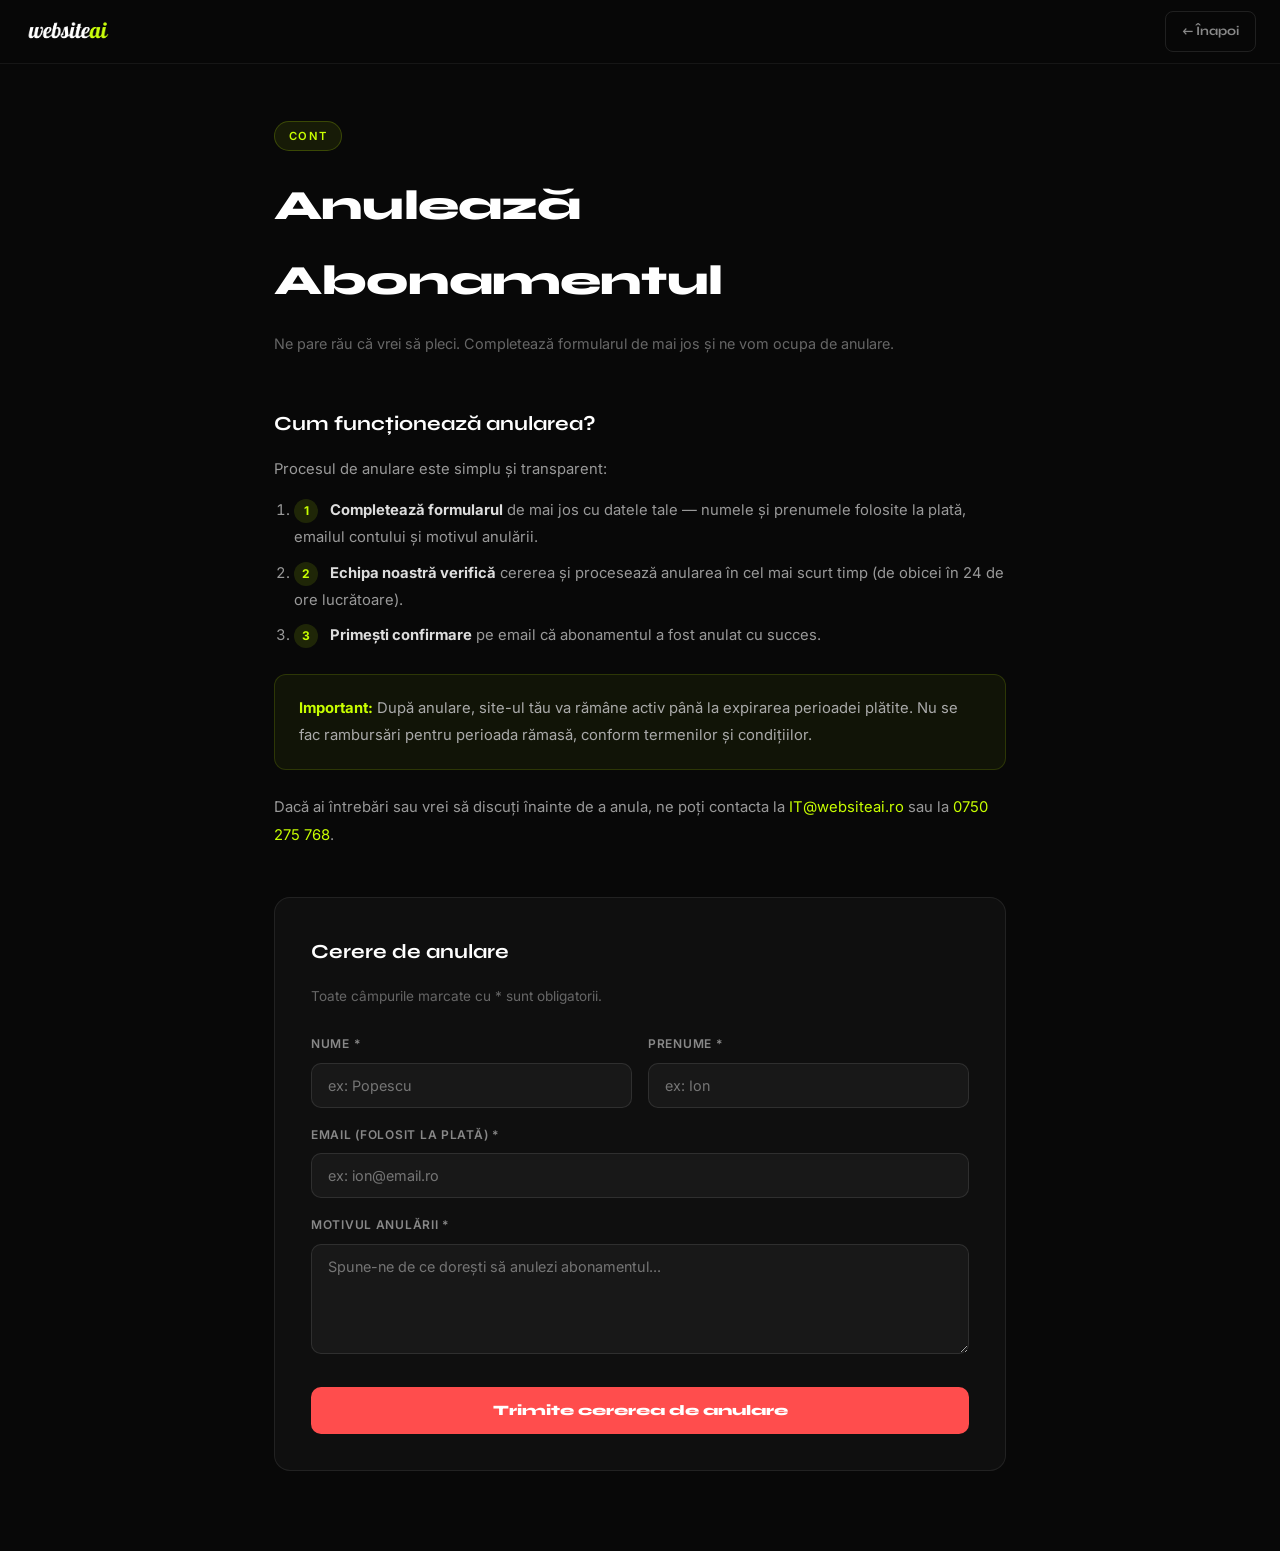
<file: anuleaza.html>
<!DOCTYPE html>
<html lang="ro">
<head>
  <meta charset="UTF-8" />
  <meta name="viewport" content="width=device-width, initial-scale=1.0" />
  <title>Anulează Abonament — WebsiteAI</title>
  <!-- TikTok Pixel Code Start -->
  <script>
  !function (w, d, t) {
    w.TiktokAnalyticsObject=t;var ttq=w[t]=w[t]||[];ttq.methods=["page","track","identify","instances","debug","on","off","once","ready","alias","group","enableCookie","disableCookie","holdConsent","revokeConsent","grantConsent"],ttq.setAndDefer=function(t,e){t[e]=function(){t.push([e].concat(Array.prototype.slice.call(arguments,0)))}};for(var i=0;i<ttq.methods.length;i++)ttq.setAndDefer(ttq,ttq.methods[i]);ttq.instance=function(t){for(
  var e=ttq._i[t]||[],n=0;n<ttq.methods.length;n++)ttq.setAndDefer(e,ttq.methods[n]);return e},ttq.load=function(e,n){var r="https://analytics.tiktok.com/i18n/pixel/events.js",o=n&&n.partner;ttq._i=ttq._i||{},ttq._i[e]=[],ttq._i[e]._u=r,ttq._t=ttq._t||{},ttq._t[e]=+new Date,ttq._o=ttq._o||{},ttq._o[e]=n||{};n=document.createElement("script")
  ;n.type="text/javascript",n.async=!0,n.src=r+"?sdkid="+e+"&lib="+t;e=document.getElementsByTagName("script")[0];e.parentNode.insertBefore(n,e)};
    ttq.load('D75DJIRC77UC6I8J1M40');
    ttq.load('D75D81BC77U71LJAAQ5G');
    ttq.page();
  }(window, document, 'ttq');
  </script>
  <!-- TikTok Pixel Code End -->
  <link rel="preconnect" href="https://fonts.googleapis.com" />
  <link href="https://fonts.googleapis.com/css2?family=Inter:wght@400;500;600;700&family=Syne:wght@700;800&display=swap" rel="stylesheet" />
  <style>
    *, *::before, *::after { margin: 0; padding: 0; box-sizing: border-box; }
    body { background: #080808; color: #ccc; font-family: 'Inter', sans-serif; font-size: 16px; line-height: 1.8; }
    a { color: #C8FF00; text-decoration: none; transition: opacity 0.15s; }
    a:hover { opacity: 0.8; }
    .top-bar { position: fixed; top: 0; left: 0; right: 0; z-index: 50; background: rgba(8,8,8,0.85); backdrop-filter: blur(12px); -webkit-backdrop-filter: blur(12px); border-bottom: 1px solid rgba(255,255,255,0.06); padding: 0 24px; height: 64px; display: flex; align-items: center; justify-content: space-between; }
    .container { max-width: 780px; margin: 0 auto; padding: 120px 24px 80px; }
    h1 { font-family: 'Syne', sans-serif; font-weight: 800; font-size: clamp(1.8rem, 4vw, 2.6rem); color: #fff; margin-bottom: 12px; letter-spacing: -0.02em; }
    .subtitle { color: #666; font-size: 0.9rem; margin-bottom: 48px; }
    h2 { font-family: 'Syne', sans-serif; font-weight: 700; font-size: 1.25rem; color: #fff; margin: 40px 0 14px; }
    p, li { color: #999; font-size: 0.925rem; line-height: 1.85; margin-bottom: 14px; }
    ol { padding-left: 20px; margin-bottom: 14px; }
    li { margin-bottom: 8px; }
    .badge { display: inline-block; font-size: 0.7rem; font-weight: 600; letter-spacing: 0.12em; text-transform: uppercase; color: #C8FF00; background: rgba(200,255,0,0.08); border: 1px solid rgba(200,255,0,0.2); border-radius: 20px; padding: 4px 14px; margin-bottom: 18px; }
    .form-card { background: rgba(255,255,255,0.03); border: 1px solid rgba(255,255,255,0.08); border-radius: 16px; padding: 36px; margin-top: 48px; }
    .form-card h2 { margin-top: 0; }
    label { display: block; font-size: 0.75rem; font-weight: 600; color: #888; letter-spacing: 0.06em; text-transform: uppercase; margin-bottom: 8px; }
    input, textarea { width: 100%; box-sizing: border-box; background: rgba(255,255,255,0.04); border: 1px solid rgba(255,255,255,0.1); border-radius: 10px; padding: 13px 16px; font-family: 'Inter', sans-serif; font-size: 0.9rem; color: #fff; outline: none; transition: border 0.2s; }
    input:focus, textarea:focus { border-color: rgba(200,255,0,0.4); }
    textarea { resize: vertical; min-height: 110px; }
    .form-grid { display: flex; flex-direction: column; gap: 16px; }
    .form-row { display: grid; grid-template-columns: 1fr 1fr; gap: 16px; }
    @media (max-width: 560px) { .form-row { grid-template-columns: 1fr; } }
    .btn-submit { margin-top: 8px; padding: 15px 32px; width: 100%; border: none; border-radius: 10px; font-family: 'Syne', sans-serif; font-weight: 800; font-size: 0.9rem; cursor: pointer; background: #ff4d4d; color: #fff; transition: opacity 0.15s; }
    .btn-submit:hover { opacity: 0.88; }
    .btn-submit:disabled { opacity: 0.5; cursor: not-allowed; }
    #cancel-msg { display: none; font-size: 0.875rem; text-align: center; padding: 12px; border-radius: 10px; margin-top: 12px; }
    .info-box { background: rgba(200,255,0,0.05); border: 1px solid rgba(200,255,0,0.15); border-radius: 12px; padding: 20px 24px; margin: 24px 0; }
    .info-box p { color: #aaa; margin-bottom: 0; }
    .step-num { display: inline-flex; align-items: center; justify-content: center; width: 24px; height: 24px; background: rgba(200,255,0,0.12); color: #C8FF00; font-weight: 700; font-size: 0.75rem; border-radius: 50%; margin-right: 8px; flex-shrink: 0; }
  </style>
</head>
<body>

<div class="top-bar">
  <a href="/" style="display:flex;align-items:center;gap:10px;">
    <img src="/websiteai-logo.png" alt="WebsiteAI" style="height:22px;width:auto;" />
  </a>
  <a href="/" style="font-family:'Syne',sans-serif;font-weight:700;font-size:0.8rem;color:#888;border:1px solid rgba(255,255,255,0.1);border-radius:8px;padding:8px 16px;transition:color 0.15s,border-color 0.15s;" onmouseenter="this.style.color='#fff';this.style.borderColor='rgba(255,255,255,0.3)'" onmouseleave="this.style.color='#888';this.style.borderColor='rgba(255,255,255,0.1)'">&larr; Înapoi</a>
</div>

<div class="container">
  <div class="badge">Cont</div>
  <h1>Anulează Abonamentul</h1>
  <p class="subtitle">Ne pare rău că vrei să pleci. Completează formularul de mai jos și ne vom ocupa de anulare.</p>

  <h2>Cum funcționează anularea?</h2>
  <p>Procesul de anulare este simplu și transparent:</p>

  <ol>
    <li><span class="step-num">1</span> <strong style="color:#ddd;">Completează formularul</strong> de mai jos cu datele tale — numele și prenumele folosite la plată, emailul contului și motivul anulării.</li>
    <li><span class="step-num">2</span> <strong style="color:#ddd;">Echipa noastră verifică</strong> cererea și procesează anularea în cel mai scurt timp (de obicei în 24 de ore lucrătoare).</li>
    <li><span class="step-num">3</span> <strong style="color:#ddd;">Primești confirmare</strong> pe email că abonamentul a fost anulat cu succes.</li>
  </ol>

  <div class="info-box">
    <p><strong style="color:#C8FF00;">Important:</strong> După anulare, site-ul tău va rămâne activ până la expirarea perioadei plătite. Nu se fac rambursări pentru perioada rămasă, conform termenilor și condițiilor.</p>
  </div>

  <p>Dacă ai întrebări sau vrei să discuți înainte de a anula, ne poți contacta la <a href="mailto:IT@websiteai.ro">IT@websiteai.ro</a> sau la <a href="tel:0750275768">0750 275 768</a>.</p>

  <!-- ── Formular anulare ── -->
  <div class="form-card">
    <h2>Cerere de anulare</h2>
    <p style="color:#666;font-size:0.85rem;margin-bottom:24px;">Toate câmpurile marcate cu * sunt obligatorii.</p>

    <form id="cancel-form" class="form-grid">
      <!-- honeypot -->
      <input name="hp" id="an-hp" type="text" tabindex="-1" autocomplete="off" style="position:absolute;left:-9999px;opacity:0;pointer-events:none;" />

      <div class="form-row">
        <div>
          <label>Nume *</label>
          <input id="an-nume" type="text" required placeholder="ex: Popescu" />
        </div>
        <div>
          <label>Prenume *</label>
          <input id="an-prenume" type="text" required placeholder="ex: Ion" />
        </div>
      </div>

      <div>
        <label>Email (folosit la plată) *</label>
        <input id="an-email" type="email" required placeholder="ex: ion@email.ro" />
      </div>

      <div>
        <label>Motivul anulării *</label>
        <textarea id="an-motiv" required placeholder="Spune-ne de ce dorești să anulezi abonamentul..." rows="4"></textarea>
      </div>

      <button type="submit" class="btn-submit" id="an-btn">Trimite cererea de anulare</button>
      <p id="cancel-msg"></p>
    </form>
  </div>
</div>

<script>
document.getElementById('cancel-form').addEventListener('submit', async function(e) {
  e.preventDefault();
  var btn = document.getElementById('an-btn');
  var msg = document.getElementById('cancel-msg');
  btn.disabled = true;
  btn.textContent = 'Se trimite...';
  msg.style.display = 'none';

  var body = {
    name:    document.getElementById('an-nume').value.trim() + ' ' + document.getElementById('an-prenume').value.trim(),
    email:   document.getElementById('an-email').value.trim(),
    message: '[CERERE ANULARE ABONAMENT]\n\nNume: ' + document.getElementById('an-nume').value.trim() +
             '\nPrenume: ' + document.getElementById('an-prenume').value.trim() +
             '\nEmail plată: ' + document.getElementById('an-email').value.trim() +
             '\n\nMotiv anulare:\n' + document.getElementById('an-motiv').value.trim(),
    brand:   'WebsiteAI — Anulare Abonament',
    hp:      document.getElementById('an-hp').value,
  };

  try {
    var res = await fetch('/api/contact', {
      method: 'POST',
      headers: { 'Content-Type': 'application/json' },
      body: JSON.stringify(body),
    });
    var data = await res.json();
    if (res.ok && data.ok) {
      msg.style.display = 'block';
      msg.style.background = 'rgba(200,255,0,0.08)';
      msg.style.border = '1px solid rgba(200,255,0,0.25)';
      msg.style.color = '#C8FF00';
      msg.textContent = '✓ Cererea a fost trimisă! Vei primi confirmare pe email în maxim 24 de ore.';
      document.getElementById('cancel-form').reset();
      btn.textContent = '✓ Trimis!';
      setTimeout(function() { btn.disabled = false; btn.textContent = 'Trimite cererea de anulare'; }, 5000);
    } else {
      throw new Error(data.error || 'Eroare');
    }
  } catch(err) {
    msg.style.display = 'block';
    msg.style.background = 'rgba(255,80,80,0.08)';
    msg.style.border = '1px solid rgba(255,80,80,0.25)';
    msg.style.color = '#ff6b6b';
    msg.textContent = 'Eroare la trimitere. Încearcă din nou sau contactează-ne direct.';
    btn.disabled = false;
    btn.textContent = 'Trimite cererea de anulare';
  }
});
</script>

</body>
</html>
</file>
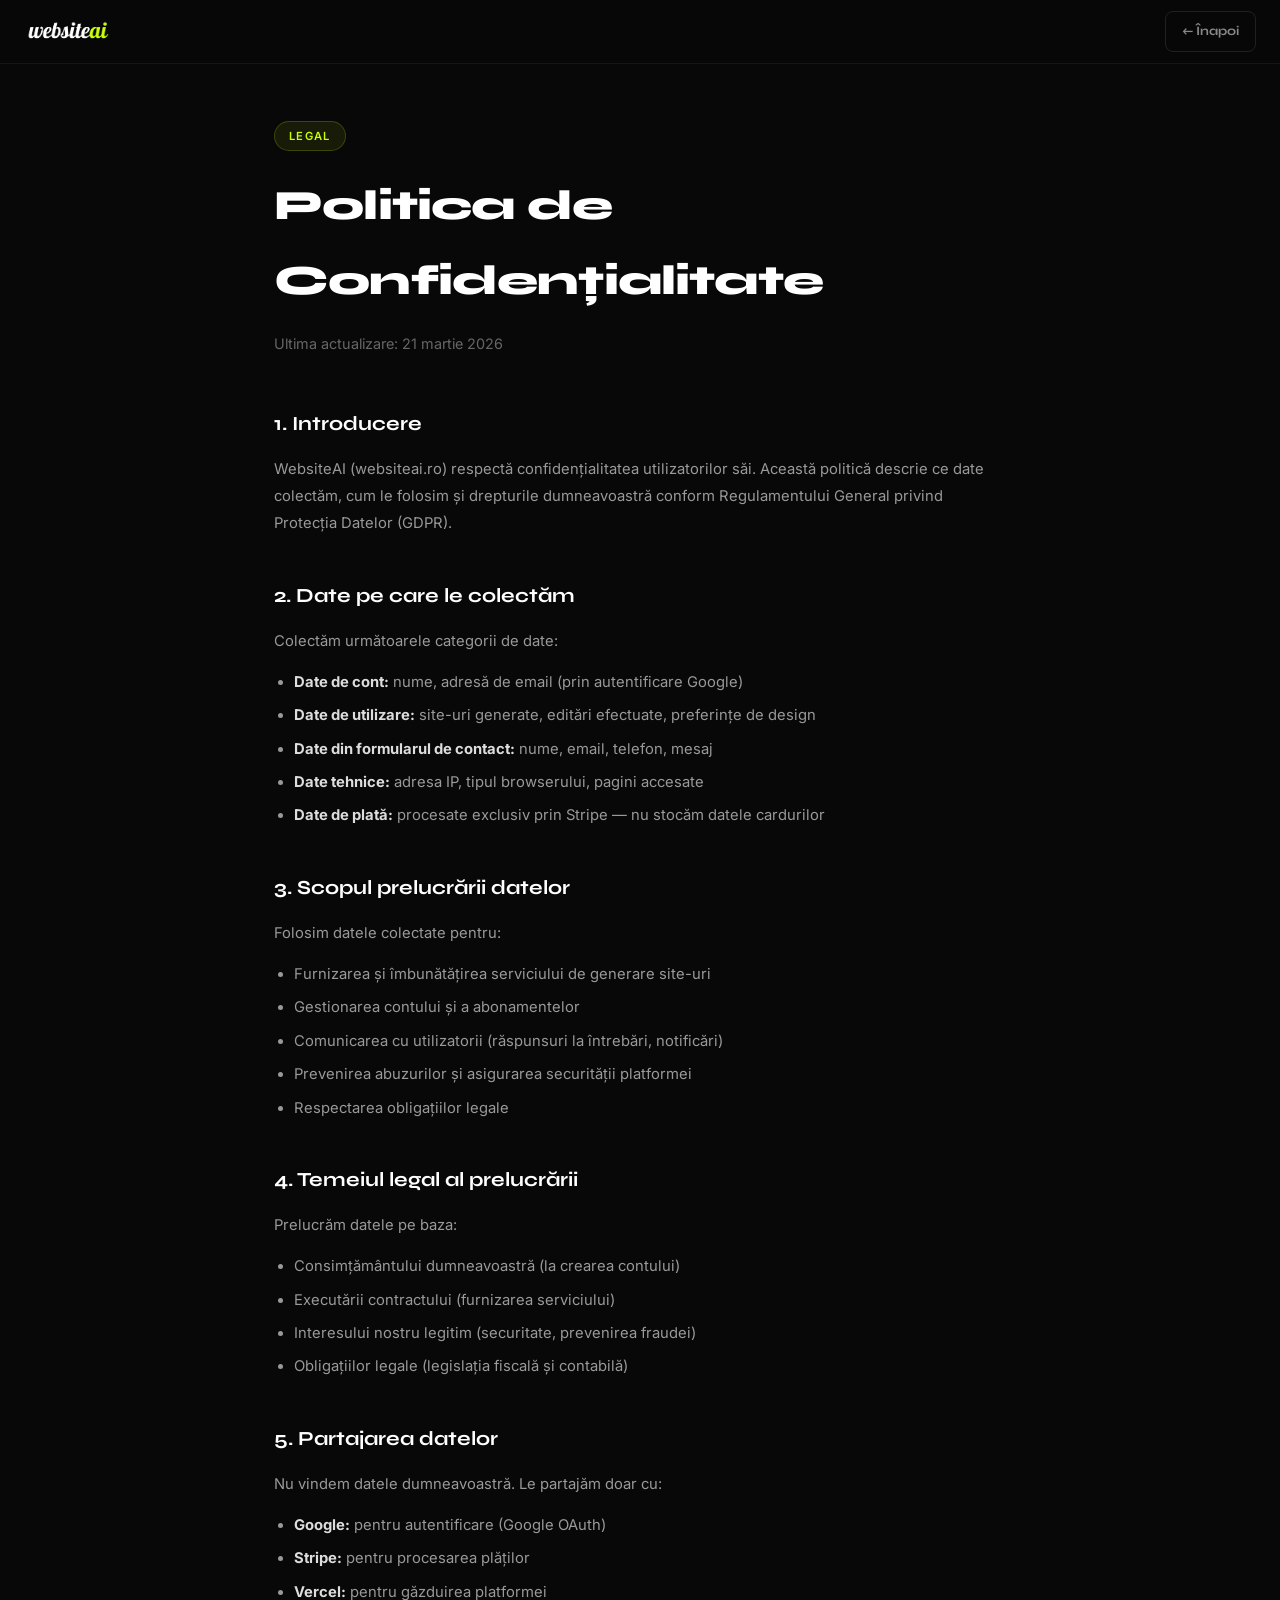
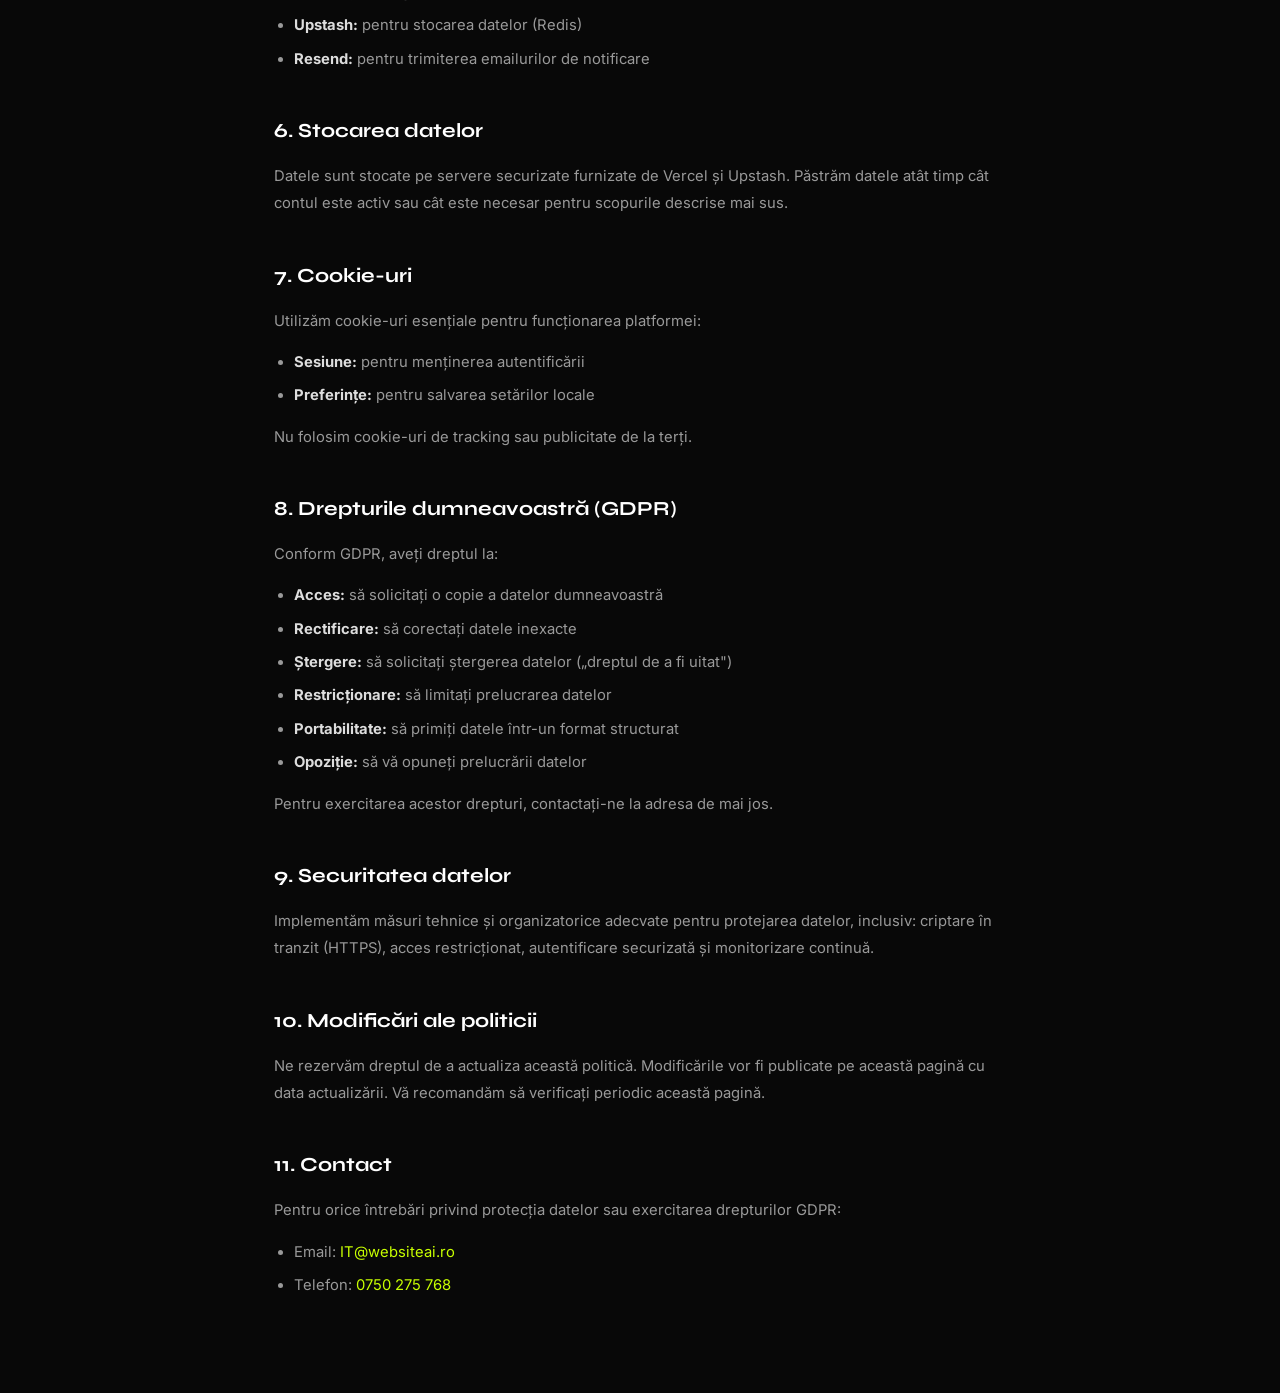
<file: confidentialitate.html>
<!DOCTYPE html>
<html lang="ro">
<head>
  <meta charset="UTF-8" />
  <meta name="viewport" content="width=device-width, initial-scale=1.0" />
  <title>Politica de Confidențialitate — WebsiteAI</title>
  <!-- TikTok Pixel Code Start -->
  <script>
  !function (w, d, t) {
    w.TiktokAnalyticsObject=t;var ttq=w[t]=w[t]||[];ttq.methods=["page","track","identify","instances","debug","on","off","once","ready","alias","group","enableCookie","disableCookie","holdConsent","revokeConsent","grantConsent"],ttq.setAndDefer=function(t,e){t[e]=function(){t.push([e].concat(Array.prototype.slice.call(arguments,0)))}};for(var i=0;i<ttq.methods.length;i++)ttq.setAndDefer(ttq,ttq.methods[i]);ttq.instance=function(t){for(
  var e=ttq._i[t]||[],n=0;n<ttq.methods.length;n++)ttq.setAndDefer(e,ttq.methods[n]);return e},ttq.load=function(e,n){var r="https://analytics.tiktok.com/i18n/pixel/events.js",o=n&&n.partner;ttq._i=ttq._i||{},ttq._i[e]=[],ttq._i[e]._u=r,ttq._t=ttq._t||{},ttq._t[e]=+new Date,ttq._o=ttq._o||{},ttq._o[e]=n||{};n=document.createElement("script")
  ;n.type="text/javascript",n.async=!0,n.src=r+"?sdkid="+e+"&lib="+t;e=document.getElementsByTagName("script")[0];e.parentNode.insertBefore(n,e)};
    ttq.load('D75DJIRC77UC6I8J1M40');
    ttq.load('D75D81BC77U71LJAAQ5G');
    ttq.page();
  }(window, document, 'ttq');
  </script>
  <!-- TikTok Pixel Code End -->
  <link rel="preconnect" href="https://fonts.googleapis.com" />
  <link href="https://fonts.googleapis.com/css2?family=Inter:wght@400;500;600;700&family=Syne:wght@700;800&display=swap" rel="stylesheet" />
  <style>
    *, *::before, *::after { margin: 0; padding: 0; box-sizing: border-box; }
    body { background: #080808; color: #ccc; font-family: 'Inter', sans-serif; font-size: 16px; line-height: 1.8; }
    a { color: #C8FF00; text-decoration: none; transition: opacity 0.15s; }
    a:hover { opacity: 0.8; }
    .top-bar { position: fixed; top: 0; left: 0; right: 0; z-index: 50; background: rgba(8,8,8,0.85); backdrop-filter: blur(12px); -webkit-backdrop-filter: blur(12px); border-bottom: 1px solid rgba(255,255,255,0.06); padding: 0 24px; height: 64px; display: flex; align-items: center; justify-content: space-between; }
    .container { max-width: 780px; margin: 0 auto; padding: 120px 24px 80px; }
    h1 { font-family: 'Syne', sans-serif; font-weight: 800; font-size: clamp(1.8rem, 4vw, 2.6rem); color: #fff; margin-bottom: 12px; letter-spacing: -0.02em; }
    .subtitle { color: #666; font-size: 0.9rem; margin-bottom: 48px; }
    h2 { font-family: 'Syne', sans-serif; font-weight: 700; font-size: 1.25rem; color: #fff; margin: 40px 0 14px; }
    p, li { color: #999; font-size: 0.925rem; line-height: 1.85; margin-bottom: 14px; }
    ul { padding-left: 20px; margin-bottom: 14px; }
    li { margin-bottom: 6px; }
    .badge { display: inline-block; font-size: 0.7rem; font-weight: 600; letter-spacing: 0.12em; text-transform: uppercase; color: #C8FF00; background: rgba(200,255,0,0.08); border: 1px solid rgba(200,255,0,0.2); border-radius: 20px; padding: 4px 14px; margin-bottom: 18px; }
  </style>
</head>
<body>

<div class="top-bar">
  <a href="/" style="display:flex;align-items:center;gap:10px;">
    <img src="/websiteai-logo.png" alt="WebsiteAI" style="height:22px;width:auto;" />
  </a>
  <a href="/" style="font-family:'Syne',sans-serif;font-weight:700;font-size:0.8rem;color:#888;border:1px solid rgba(255,255,255,0.1);border-radius:8px;padding:8px 16px;transition:color 0.15s,border-color 0.15s;" onmouseenter="this.style.color='#fff';this.style.borderColor='rgba(255,255,255,0.3)'" onmouseleave="this.style.color='#888';this.style.borderColor='rgba(255,255,255,0.1)'">&larr; Înapoi</a>
</div>

<div class="container">
  <div class="badge">Legal</div>
  <h1>Politica de Confidențialitate</h1>
  <p class="subtitle">Ultima actualizare: 21 martie 2026</p>

  <h2>1. Introducere</h2>
  <p>WebsiteAI (websiteai.ro) respectă confidențialitatea utilizatorilor săi. Această politică descrie ce date colectăm, cum le folosim și drepturile dumneavoastră conform Regulamentului General privind Protecția Datelor (GDPR).</p>

  <h2>2. Date pe care le colectăm</h2>
  <p>Colectăm următoarele categorii de date:</p>
  <ul>
    <li><strong style="color:#ddd;">Date de cont:</strong> nume, adresă de email (prin autentificare Google)</li>
    <li><strong style="color:#ddd;">Date de utilizare:</strong> site-uri generate, editări efectuate, preferințe de design</li>
    <li><strong style="color:#ddd;">Date din formularul de contact:</strong> nume, email, telefon, mesaj</li>
    <li><strong style="color:#ddd;">Date tehnice:</strong> adresa IP, tipul browserului, pagini accesate</li>
    <li><strong style="color:#ddd;">Date de plată:</strong> procesate exclusiv prin Stripe — nu stocăm datele cardurilor</li>
  </ul>

  <h2>3. Scopul prelucrării datelor</h2>
  <p>Folosim datele colectate pentru:</p>
  <ul>
    <li>Furnizarea și îmbunătățirea serviciului de generare site-uri</li>
    <li>Gestionarea contului și a abonamentelor</li>
    <li>Comunicarea cu utilizatorii (răspunsuri la întrebări, notificări)</li>
    <li>Prevenirea abuzurilor și asigurarea securității platformei</li>
    <li>Respectarea obligațiilor legale</li>
  </ul>

  <h2>4. Temeiul legal al prelucrării</h2>
  <p>Prelucrăm datele pe baza:</p>
  <ul>
    <li>Consimțământului dumneavoastră (la crearea contului)</li>
    <li>Executării contractului (furnizarea serviciului)</li>
    <li>Interesului nostru legitim (securitate, prevenirea fraudei)</li>
    <li>Obligațiilor legale (legislația fiscală și contabilă)</li>
  </ul>

  <h2>5. Partajarea datelor</h2>
  <p>Nu vindem datele dumneavoastră. Le partajăm doar cu:</p>
  <ul>
    <li><strong style="color:#ddd;">Google:</strong> pentru autentificare (Google OAuth)</li>
    <li><strong style="color:#ddd;">Stripe:</strong> pentru procesarea plăților</li>
    <li><strong style="color:#ddd;">Vercel:</strong> pentru găzduirea platformei</li>
    <li><strong style="color:#ddd;">Upstash:</strong> pentru stocarea datelor (Redis)</li>
    <li><strong style="color:#ddd;">Resend:</strong> pentru trimiterea emailurilor de notificare</li>
  </ul>

  <h2>6. Stocarea datelor</h2>
  <p>Datele sunt stocate pe servere securizate furnizate de Vercel și Upstash. Păstrăm datele atât timp cât contul este activ sau cât este necesar pentru scopurile descrise mai sus.</p>

  <h2>7. Cookie-uri</h2>
  <p>Utilizăm cookie-uri esențiale pentru funcționarea platformei:</p>
  <ul>
    <li><strong style="color:#ddd;">Sesiune:</strong> pentru menținerea autentificării</li>
    <li><strong style="color:#ddd;">Preferințe:</strong> pentru salvarea setărilor locale</li>
  </ul>
  <p>Nu folosim cookie-uri de tracking sau publicitate de la terți.</p>

  <h2>8. Drepturile dumneavoastră (GDPR)</h2>
  <p>Conform GDPR, aveți dreptul la:</p>
  <ul>
    <li><strong style="color:#ddd;">Acces:</strong> să solicitați o copie a datelor dumneavoastră</li>
    <li><strong style="color:#ddd;">Rectificare:</strong> să corectați datele inexacte</li>
    <li><strong style="color:#ddd;">Ștergere:</strong> să solicitați ștergerea datelor („dreptul de a fi uitat")</li>
    <li><strong style="color:#ddd;">Restricționare:</strong> să limitați prelucrarea datelor</li>
    <li><strong style="color:#ddd;">Portabilitate:</strong> să primiți datele într-un format structurat</li>
    <li><strong style="color:#ddd;">Opoziție:</strong> să vă opuneți prelucrării datelor</li>
  </ul>
  <p>Pentru exercitarea acestor drepturi, contactați-ne la adresa de mai jos.</p>

  <h2>9. Securitatea datelor</h2>
  <p>Implementăm măsuri tehnice și organizatorice adecvate pentru protejarea datelor, inclusiv: criptare în tranzit (HTTPS), acces restricționat, autentificare securizată și monitorizare continuă.</p>

  <h2>10. Modificări ale politicii</h2>
  <p>Ne rezervăm dreptul de a actualiza această politică. Modificările vor fi publicate pe această pagină cu data actualizării. Vă recomandăm să verificați periodic această pagină.</p>

  <h2>11. Contact</h2>
  <p>Pentru orice întrebări privind protecția datelor sau exercitarea drepturilor GDPR:</p>
  <ul>
    <li>Email: <a href="mailto:IT@websiteai.ro">IT@websiteai.ro</a></li>
    <li>Telefon: <a href="tel:0750275768">0750 275 768</a></li>
  </ul>
</div>

</body>
</html>
</file>
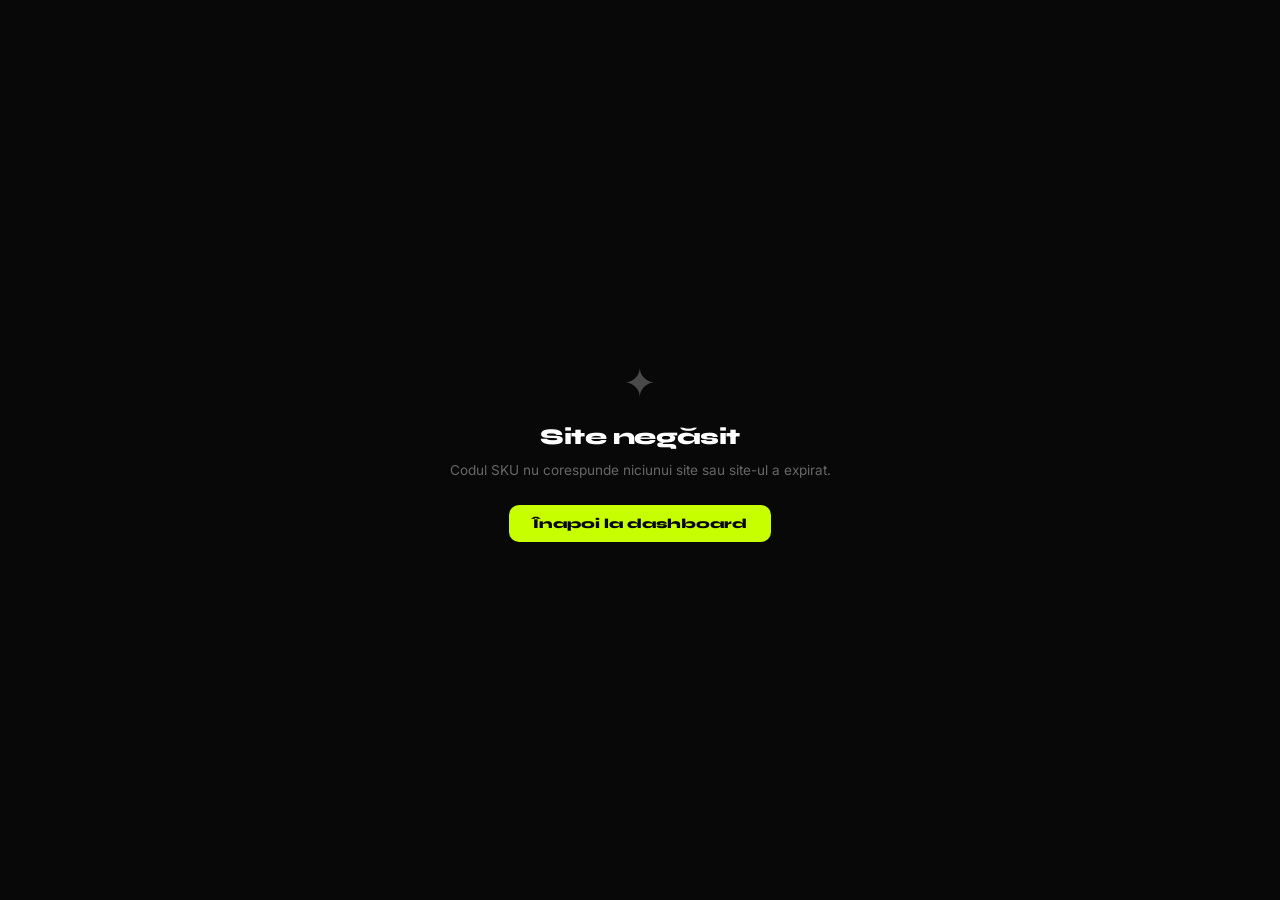
<file: site.html>
<!DOCTYPE html>
<html lang="ro">
<head>
<meta charset="UTF-8"/>
<meta name="viewport" content="width=device-width,initial-scale=1"/>
<title>WebsiteAI — Site</title>
<!-- TikTok Pixel Code Start -->
<script>
!function (w, d, t) {
  w.TiktokAnalyticsObject=t;var ttq=w[t]=w[t]||[];ttq.methods=["page","track","identify","instances","debug","on","off","once","ready","alias","group","enableCookie","disableCookie","holdConsent","revokeConsent","grantConsent"],ttq.setAndDefer=function(t,e){t[e]=function(){t.push([e].concat(Array.prototype.slice.call(arguments,0)))}};for(var i=0;i<ttq.methods.length;i++)ttq.setAndDefer(ttq,ttq.methods[i]);ttq.instance=function(t){for(
var e=ttq._i[t]||[],n=0;n<ttq.methods.length;n++)ttq.setAndDefer(e,ttq.methods[n]);return e},ttq.load=function(e,n){var r="https://analytics.tiktok.com/i18n/pixel/events.js",o=n&&n.partner;ttq._i=ttq._i||{},ttq._i[e]=[],ttq._i[e]._u=r,ttq._t=ttq._t||{},ttq._t[e]=+new Date,ttq._o=ttq._o||{},ttq._o[e]=n||{};n=document.createElement("script")
;n.type="text/javascript",n.async=!0,n.src=r+"?sdkid="+e+"&lib="+t;e=document.getElementsByTagName("script")[0];e.parentNode.insertBefore(n,e)};
  ttq.load('D75DJIRC77UC6I8J1M40');
  ttq.load('D75D81BC77U71LJAAQ5G');
  ttq.page();
}(window, document, 'ttq');
</script>
<!-- TikTok Pixel Code End -->
<style>
*{box-sizing:border-box;margin:0;padding:0;}
body{background:#080808;color:#e0e0e0;font-family:'Inter',sans-serif;display:flex;flex-direction:column;align-items:center;justify-content:center;min-height:100vh;}
.msg{text-align:center;padding:40px 24px;}
.msg h2{font-family:'Syne',sans-serif;font-weight:800;font-size:1.4rem;color:#fff;margin-bottom:10px;letter-spacing:-0.02em;}
.msg p{font-size:0.85rem;color:#666;margin-bottom:24px;line-height:1.6;}
.btn{display:inline-block;background:#C8FF00;color:#080808;font-family:'Syne',sans-serif;font-weight:800;font-size:0.85rem;padding:10px 24px;border-radius:10px;text-decoration:none;cursor:pointer;border:none;}
.sku-badge{display:inline-block;background:rgba(200,255,0,0.1);border:1px solid rgba(200,255,0,0.25);border-radius:8px;padding:6px 14px;font-family:'Syne',sans-serif;font-weight:700;font-size:0.9rem;color:#C8FF00;letter-spacing:0.06em;margin-bottom:24px;}
.spin{width:32px;height:32px;border:2px solid rgba(200,255,0,0.15);border-top-color:#C8FF00;border-radius:50%;animation:spin 1s linear infinite;margin:0 auto 16px;}
@keyframes spin{to{transform:rotate(360deg)}}
</style>
<link href="https://fonts.googleapis.com/css2?family=Syne:wght@700;800&family=Inter:wght@400;600&display=swap" rel="stylesheet"/>
</head>
<body>

<div class="msg" id="state-loading">
  <div class="spin"></div>
  <p style="color:#555;">Se încarcă site-ul...</p>
</div>

<div class="msg" id="state-auth" style="display:none;">
  <div style="font-size:2.5rem;margin-bottom:16px;opacity:0.3;">🔒</div>
  <h2>Autentificare necesară</h2>
  <p>Acest site este privat. Conectează-te cu contul tău pentru a-l accesa.</p>
  <a href="/" class="btn" id="btn-login">Conectează-te</a>
</div>

<div class="msg" id="state-forbidden" style="display:none;">
  <div style="font-size:2.5rem;margin-bottom:16px;opacity:0.3;">🚫</div>
  <h2>Acces interzis</h2>
  <p>Nu ai permisiunea să accesezi acest site. El aparține altui cont.</p>
  <a href="/dashboard" class="btn">Înapoi la dashboard</a>
</div>

<div class="msg" id="state-notfound" style="display:none;">
  <div style="font-size:2.5rem;margin-bottom:16px;opacity:0.3;">✦</div>
  <h2>Site negăsit</h2>
  <p>Codul SKU nu corespunde niciunui site sau site-ul a expirat.</p>
  <a href="/dashboard" class="btn">Înapoi la dashboard</a>
</div>

<script>
(async function() {
  // Extract SKU from URL path: /site/WEB-XXXXXX
  var sku = window.location.pathname.split('/').pop().toUpperCase();

  function show(id) {
    ['state-loading','state-auth','state-forbidden','state-notfound'].forEach(function(s) {
      document.getElementById(s).style.display = s === id ? 'block' : 'none';
    });
  }

  if (!sku || !/^WEB-[A-Z0-9]{6}$/.test(sku)) { show('state-notfound'); return; }

  var session = '';
  try { session = localStorage.getItem('ws_session') || ''; } catch {}

  try {
    // Public view — no auth needed, anyone with the link can see the site
    var headers = {};
    if (session) headers.Authorization = 'Bearer ' + session;
    var res = await fetch('/api/site?sku=' + encodeURIComponent(sku), { headers: headers });

    if (res.status === 404) { show('state-notfound'); return; }
    if (!res.ok) { show('state-notfound'); return; }

    var html = await res.text();
    // Replace current page with the site HTML
    document.open();
    document.write(html);
    document.close();
  } catch(e) {
    show('state-notfound');
  }
})();
</script>
</body>
</html>
</file>
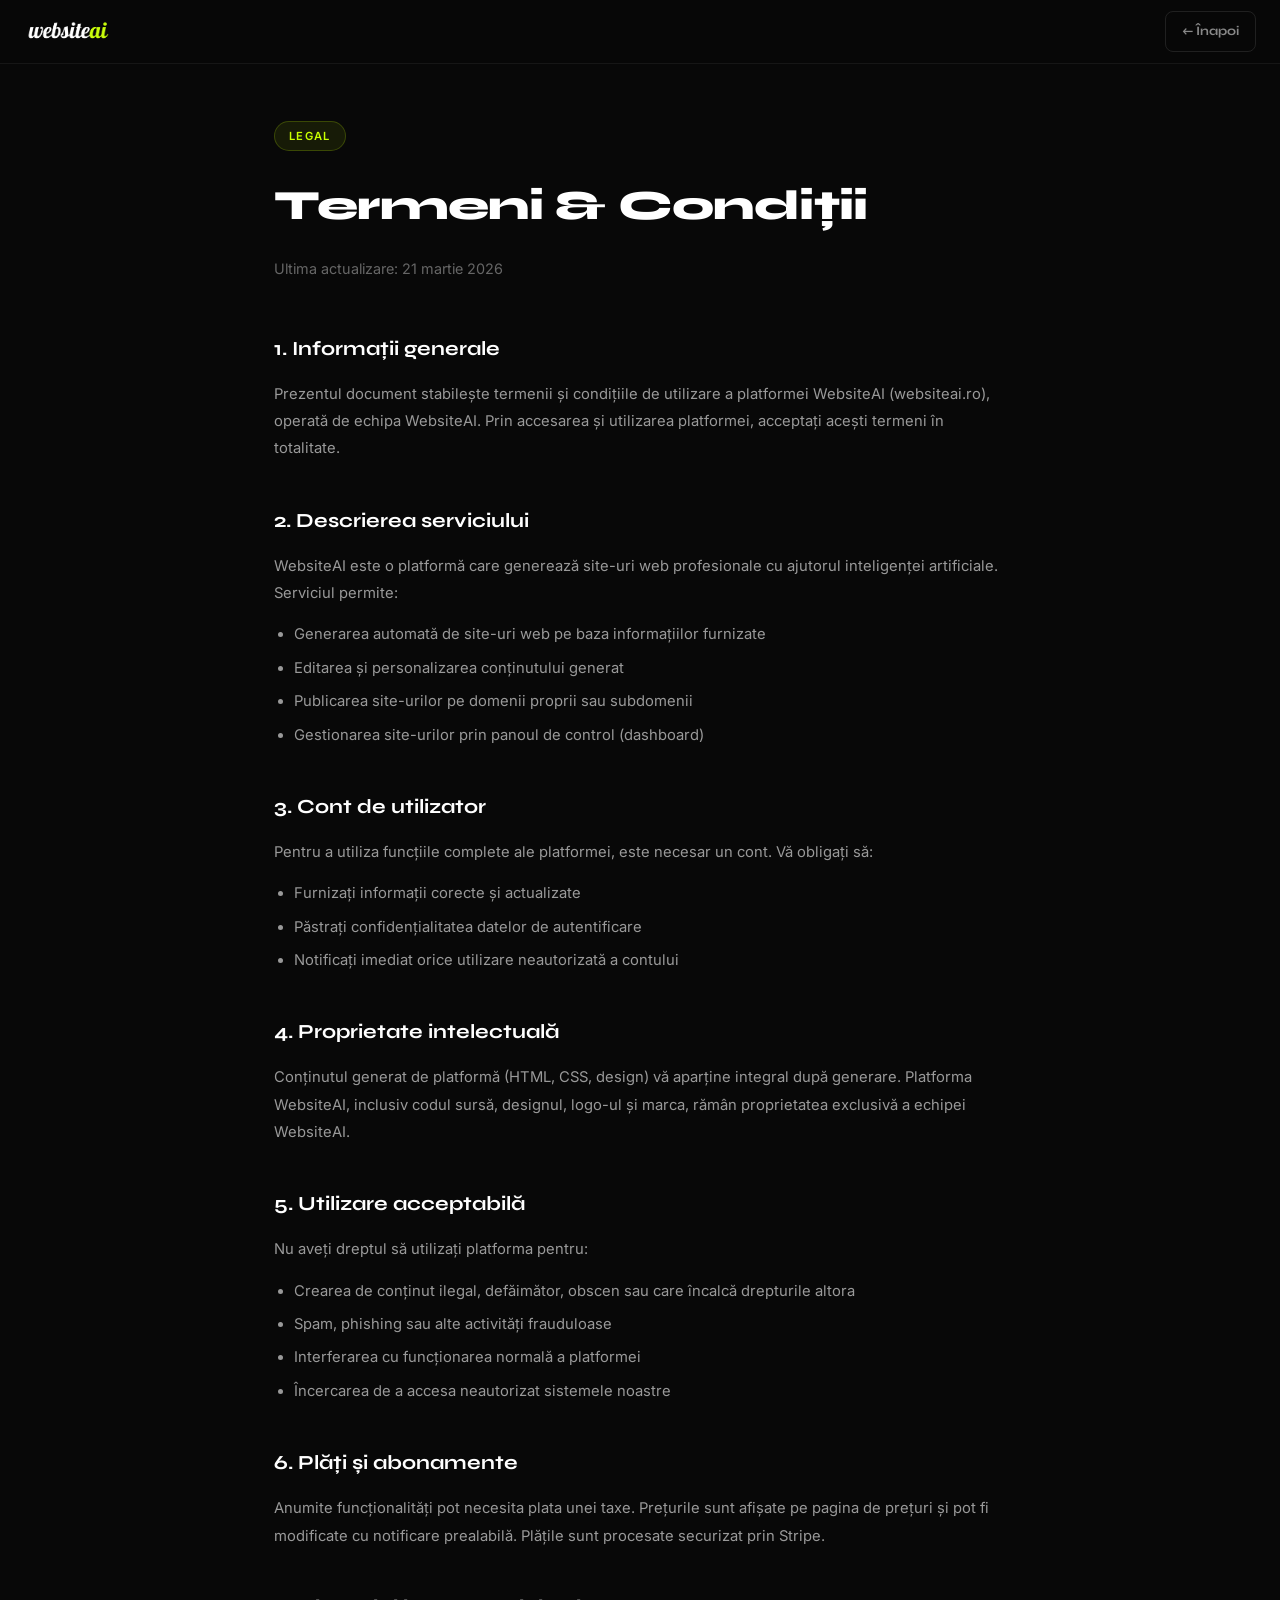
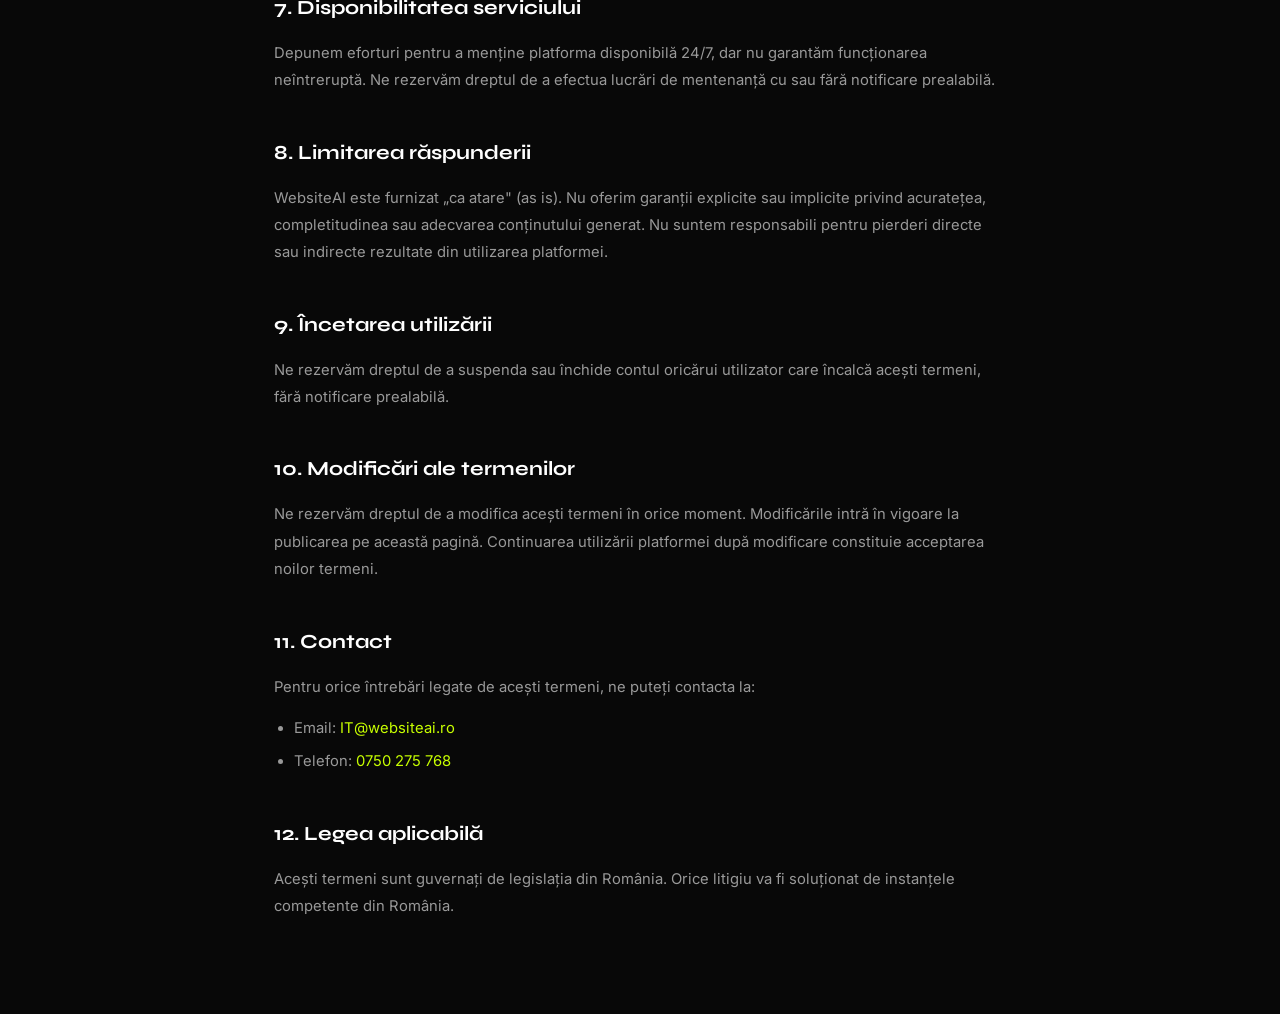
<file: termeni.html>
<!DOCTYPE html>
<html lang="ro">
<head>
  <meta charset="UTF-8" />
  <meta name="viewport" content="width=device-width, initial-scale=1.0" />
  <title>Termeni & Condiții — WebsiteAI</title>
  <!-- TikTok Pixel Code Start -->
  <script>
  !function (w, d, t) {
    w.TiktokAnalyticsObject=t;var ttq=w[t]=w[t]||[];ttq.methods=["page","track","identify","instances","debug","on","off","once","ready","alias","group","enableCookie","disableCookie","holdConsent","revokeConsent","grantConsent"],ttq.setAndDefer=function(t,e){t[e]=function(){t.push([e].concat(Array.prototype.slice.call(arguments,0)))}};for(var i=0;i<ttq.methods.length;i++)ttq.setAndDefer(ttq,ttq.methods[i]);ttq.instance=function(t){for(
  var e=ttq._i[t]||[],n=0;n<ttq.methods.length;n++)ttq.setAndDefer(e,ttq.methods[n]);return e},ttq.load=function(e,n){var r="https://analytics.tiktok.com/i18n/pixel/events.js",o=n&&n.partner;ttq._i=ttq._i||{},ttq._i[e]=[],ttq._i[e]._u=r,ttq._t=ttq._t||{},ttq._t[e]=+new Date,ttq._o=ttq._o||{},ttq._o[e]=n||{};n=document.createElement("script")
  ;n.type="text/javascript",n.async=!0,n.src=r+"?sdkid="+e+"&lib="+t;e=document.getElementsByTagName("script")[0];e.parentNode.insertBefore(n,e)};
    ttq.load('D75DJIRC77UC6I8J1M40');
    ttq.load('D75D81BC77U71LJAAQ5G');
    ttq.page();
  }(window, document, 'ttq');
  </script>
  <!-- TikTok Pixel Code End -->
  <link rel="preconnect" href="https://fonts.googleapis.com" />
  <link href="https://fonts.googleapis.com/css2?family=Inter:wght@400;500;600;700&family=Syne:wght@700;800&display=swap" rel="stylesheet" />
  <style>
    *, *::before, *::after { margin: 0; padding: 0; box-sizing: border-box; }
    body { background: #080808; color: #ccc; font-family: 'Inter', sans-serif; font-size: 16px; line-height: 1.8; }
    a { color: #C8FF00; text-decoration: none; transition: opacity 0.15s; }
    a:hover { opacity: 0.8; }
    .top-bar { position: fixed; top: 0; left: 0; right: 0; z-index: 50; background: rgba(8,8,8,0.85); backdrop-filter: blur(12px); -webkit-backdrop-filter: blur(12px); border-bottom: 1px solid rgba(255,255,255,0.06); padding: 0 24px; height: 64px; display: flex; align-items: center; justify-content: space-between; }
    .container { max-width: 780px; margin: 0 auto; padding: 120px 24px 80px; }
    h1 { font-family: 'Syne', sans-serif; font-weight: 800; font-size: clamp(1.8rem, 4vw, 2.6rem); color: #fff; margin-bottom: 12px; letter-spacing: -0.02em; }
    .subtitle { color: #666; font-size: 0.9rem; margin-bottom: 48px; }
    h2 { font-family: 'Syne', sans-serif; font-weight: 700; font-size: 1.25rem; color: #fff; margin: 40px 0 14px; }
    p, li { color: #999; font-size: 0.925rem; line-height: 1.85; margin-bottom: 14px; }
    ul { padding-left: 20px; margin-bottom: 14px; }
    li { margin-bottom: 6px; }
    .badge { display: inline-block; font-size: 0.7rem; font-weight: 600; letter-spacing: 0.12em; text-transform: uppercase; color: #C8FF00; background: rgba(200,255,0,0.08); border: 1px solid rgba(200,255,0,0.2); border-radius: 20px; padding: 4px 14px; margin-bottom: 18px; }
  </style>
</head>
<body>

<div class="top-bar">
  <a href="/" style="display:flex;align-items:center;gap:10px;">
    <img src="/websiteai-logo.png" alt="WebsiteAI" style="height:22px;width:auto;" />
  </a>
  <a href="/" style="font-family:'Syne',sans-serif;font-weight:700;font-size:0.8rem;color:#888;border:1px solid rgba(255,255,255,0.1);border-radius:8px;padding:8px 16px;transition:color 0.15s,border-color 0.15s;" onmouseenter="this.style.color='#fff';this.style.borderColor='rgba(255,255,255,0.3)'" onmouseleave="this.style.color='#888';this.style.borderColor='rgba(255,255,255,0.1)'">&larr; Înapoi</a>
</div>

<div class="container">
  <div class="badge">Legal</div>
  <h1>Termeni & Condiții</h1>
  <p class="subtitle">Ultima actualizare: 21 martie 2026</p>

  <h2>1. Informații generale</h2>
  <p>Prezentul document stabilește termenii și condițiile de utilizare a platformei WebsiteAI (websiteai.ro), operată de echipa WebsiteAI. Prin accesarea și utilizarea platformei, acceptați acești termeni în totalitate.</p>

  <h2>2. Descrierea serviciului</h2>
  <p>WebsiteAI este o platformă care generează site-uri web profesionale cu ajutorul inteligenței artificiale. Serviciul permite:</p>
  <ul>
    <li>Generarea automată de site-uri web pe baza informațiilor furnizate</li>
    <li>Editarea și personalizarea conținutului generat</li>
    <li>Publicarea site-urilor pe domenii proprii sau subdomenii</li>
    <li>Gestionarea site-urilor prin panoul de control (dashboard)</li>
  </ul>

  <h2>3. Cont de utilizator</h2>
  <p>Pentru a utiliza funcțiile complete ale platformei, este necesar un cont. Vă obligați să:</p>
  <ul>
    <li>Furnizați informații corecte și actualizate</li>
    <li>Păstrați confidențialitatea datelor de autentificare</li>
    <li>Notificați imediat orice utilizare neautorizată a contului</li>
  </ul>

  <h2>4. Proprietate intelectuală</h2>
  <p>Conținutul generat de platformă (HTML, CSS, design) vă aparține integral după generare. Platforma WebsiteAI, inclusiv codul sursă, designul, logo-ul și marca, rămân proprietatea exclusivă a echipei WebsiteAI.</p>

  <h2>5. Utilizare acceptabilă</h2>
  <p>Nu aveți dreptul să utilizați platforma pentru:</p>
  <ul>
    <li>Crearea de conținut ilegal, defăimător, obscen sau care încalcă drepturile altora</li>
    <li>Spam, phishing sau alte activități frauduloase</li>
    <li>Interferarea cu funcționarea normală a platformei</li>
    <li>Încercarea de a accesa neautorizat sistemele noastre</li>
  </ul>

  <h2>6. Plăți și abonamente</h2>
  <p>Anumite funcționalități pot necesita plata unei taxe. Prețurile sunt afișate pe pagina de prețuri și pot fi modificate cu notificare prealabilă. Plățile sunt procesate securizat prin Stripe.</p>

  <h2>7. Disponibilitatea serviciului</h2>
  <p>Depunem eforturi pentru a menține platforma disponibilă 24/7, dar nu garantăm funcționarea neîntreruptă. Ne rezervăm dreptul de a efectua lucrări de mentenanță cu sau fără notificare prealabilă.</p>

  <h2>8. Limitarea răspunderii</h2>
  <p>WebsiteAI este furnizat „ca atare" (as is). Nu oferim garanții explicite sau implicite privind acuratețea, completitudinea sau adecvarea conținutului generat. Nu suntem responsabili pentru pierderi directe sau indirecte rezultate din utilizarea platformei.</p>

  <h2>9. Încetarea utilizării</h2>
  <p>Ne rezervăm dreptul de a suspenda sau închide contul oricărui utilizator care încalcă acești termeni, fără notificare prealabilă.</p>

  <h2>10. Modificări ale termenilor</h2>
  <p>Ne rezervăm dreptul de a modifica acești termeni în orice moment. Modificările intră în vigoare la publicarea pe această pagină. Continuarea utilizării platformei după modificare constituie acceptarea noilor termeni.</p>

  <h2>11. Contact</h2>
  <p>Pentru orice întrebări legate de acești termeni, ne puteți contacta la:</p>
  <ul>
    <li>Email: <a href="mailto:IT@websiteai.ro">IT@websiteai.ro</a></li>
    <li>Telefon: <a href="tel:0750275768">0750 275 768</a></li>
  </ul>

  <h2>12. Legea aplicabilă</h2>
  <p>Acești termeni sunt guvernați de legislația din România. Orice litigiu va fi soluționat de instanțele competente din România.</p>
</div>

</body>
</html>
</file>
